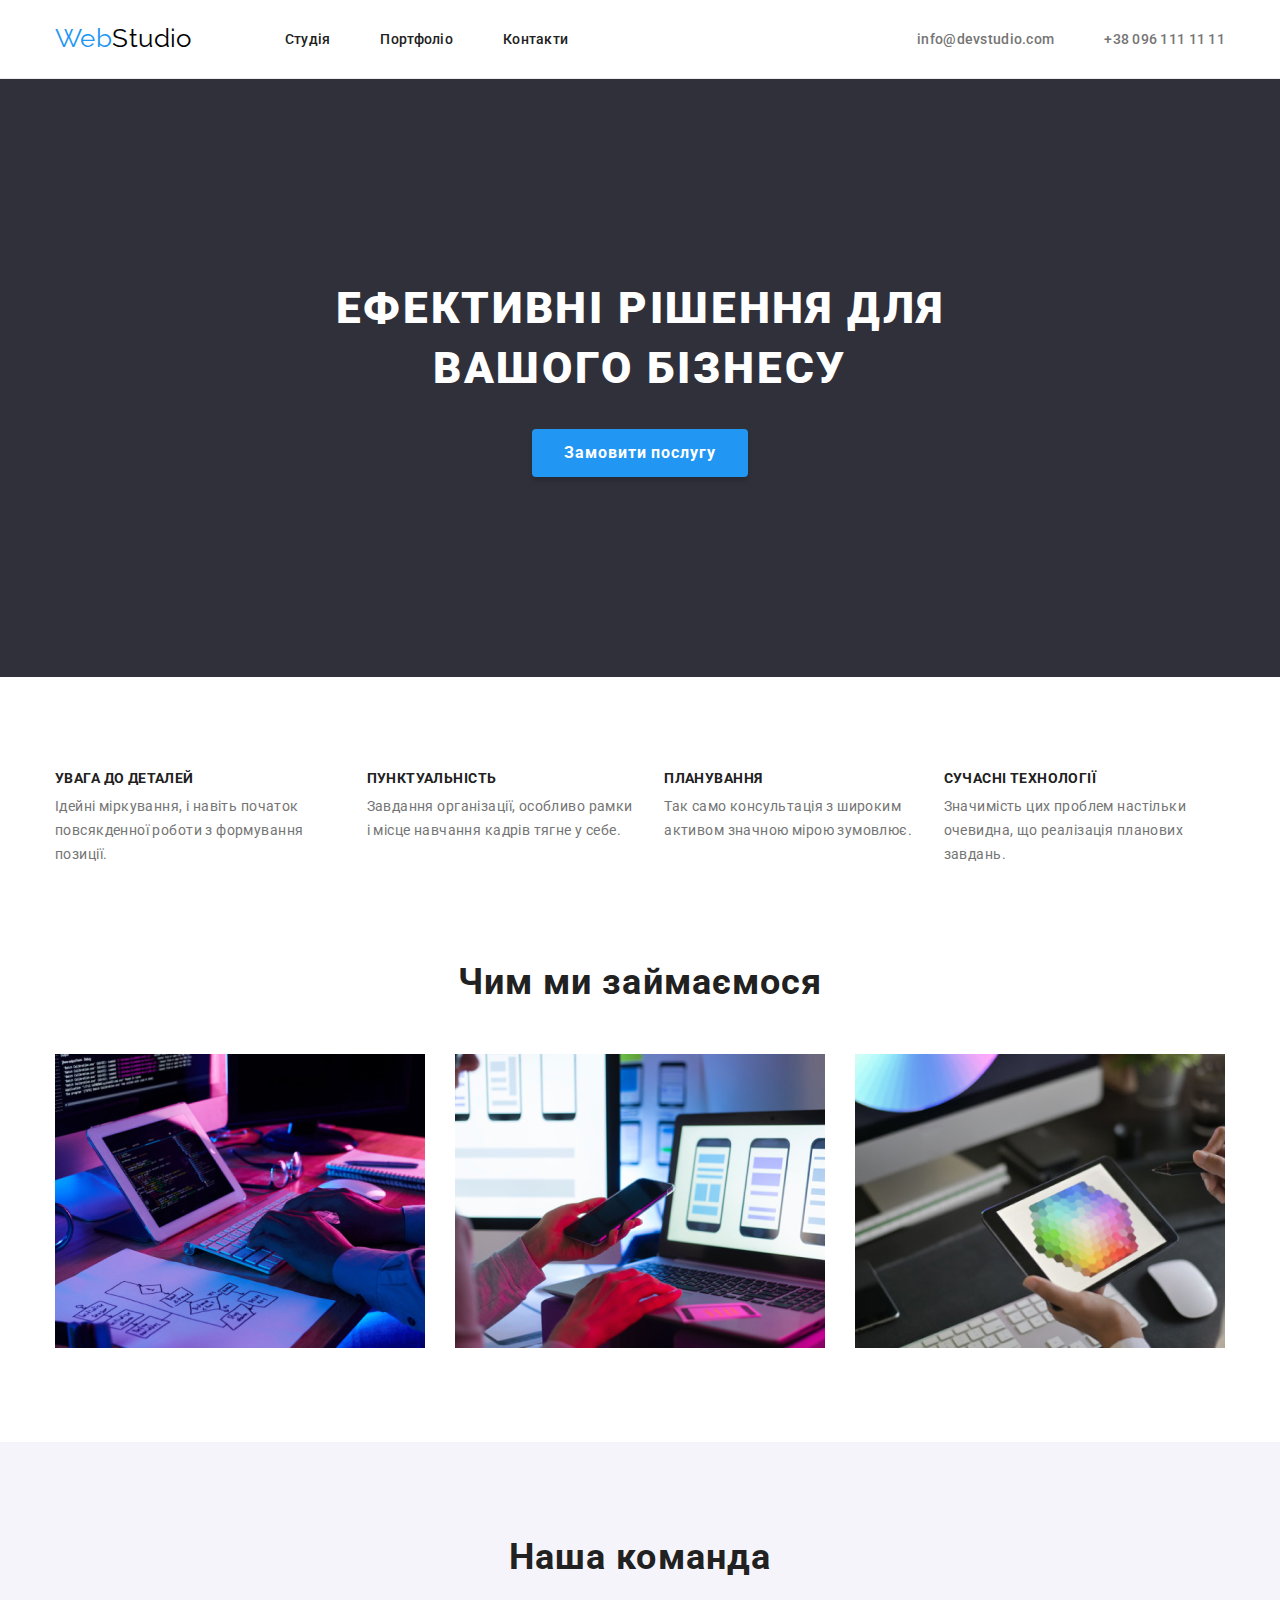
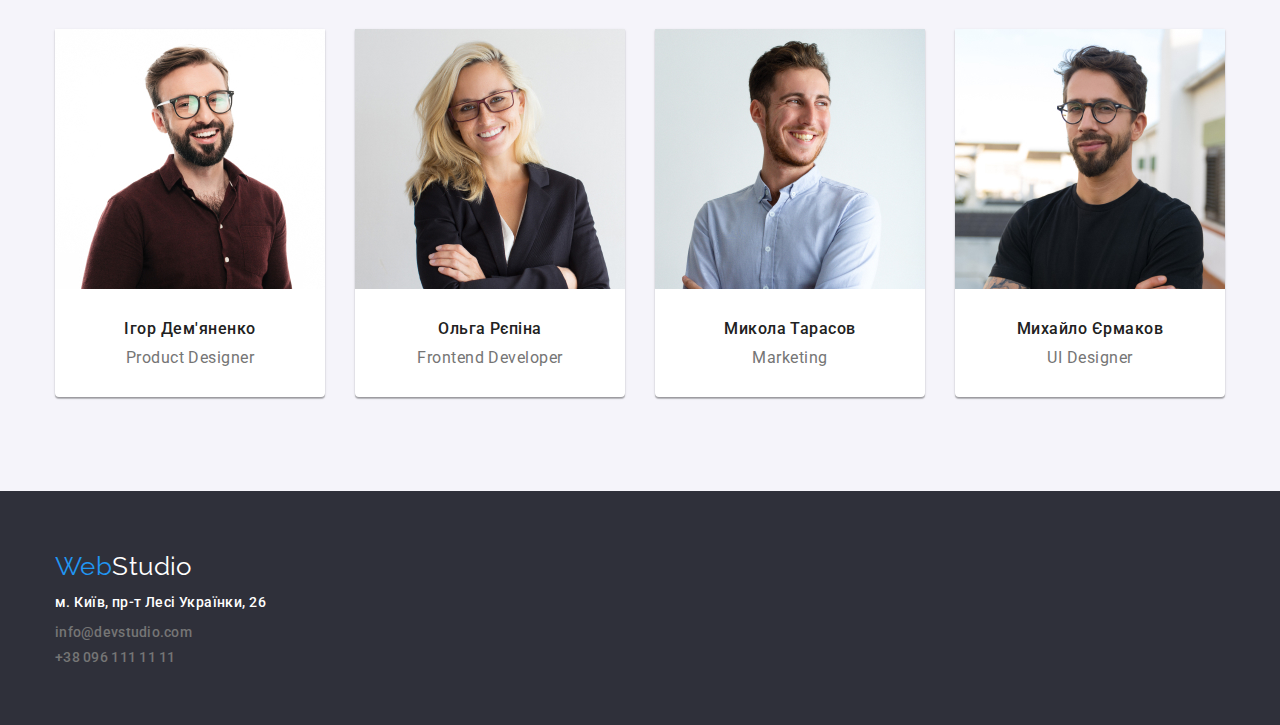
<file: index.html>
<!DOCTYPE html>
<html lang="en">
  <head>
    <meta charset="UTF-8" />
    <meta http-equiv="X-UA-Compatible" content="IE=edge" />
    <meta name="viewport" content="width=device-width, initial-scale=1.0" />
    <title>Document</title>
    <link rel="preconnect" href="https://fonts.googleapis.com" />
    <link rel="preconnect" href="https://fonts.gstatic.com" crossorigin />
    <link
      href="https://fonts.googleapis.com/css2?family=Raleway:wght@700&family=Roboto:wght@400;500;700;900&display=swap"
      rel="stylesheet"
    />
    <link
      rel="stylesheet"
      href="https://cdnjs.cloudflare.com/ajax/libs/modern-normalize/1.1.0/modern-normalize.min.css"
    />
    <link rel="stylesheet" href="./css/styles.css" />
  </head>
  <body>
    <!-- Шапка сторінки -->
    <header class="header">
      <div class="container">
        <nav class="header-container">
          <a class="logo" href="index.html"><span>Web</span>Studio</a>

          <ul class="site-nav list">
            <li><a class="link" href="index.html">Студія</a></li>
            <li><a class="link" href="portfolio.html">Портфоліо</a></li>
            <li><a class="link" href="">Контакти</a></li>
          </ul>
        </nav>
        <ul class="address-nav">
          <li class="address item">
            <a href="mailto:info@devstudio.com">info@devstudio.com</a>
          </li>
          <li class="address item">
            <a href="tel:+380961111111">+38 096 111 11 11</a>
          </li>
        </ul>
      </div>
    </header>

    <!-- Унікальний контент сторінки -->
    <main>
      <section class="hero">
        <div class="container">
          <h1 class="hero-title">Ефективні рішення для вашого бізнесу</h1>
          <button class="btn" type="button">Замовити послугу</button>
        </div>
      </section>

      <section class="feature">
        <div class="container">
          <h2 class="visually-hidden">Переваги</h2>
          <ul class="feature-list">
            <li>
              <h3 class="main-list-item">Увага до деталей</h3>
              <p class="main-list-text">
                Ідейні міркування, і навіть початок повсякденної роботи з
                формування позиції.
              </p>
            </li>
            <li>
              <h3 class="main-list-item">Пунктуальність</h3>
              <p class="main-list-text">
                Завдання організації, особливо рамки і місце навчання кадрів
                тягне у себе.
              </p>
            </li>
            <li>
              <h3 class="main-list-item">Планування</h3>
              <p class="main-list-text">
                Так само консультація з широким активом значною мірою зумовлює.
              </p>
            </li>
            <li>
              <h3 class="main-list-item">Сучасні Технології</h3>
              <p class="main-list-text">
                Значимість цих проблем настільки очевидна, що реалізація
                планових завдань.
              </p>
            </li>
          </ul>
        </div>
      </section>

      <section class="images">
        <div class="container">
          <h2 class="pictures-title">Чим ми займаємося</h2>
          <ul class="pictures">
            <li class="pictures-item">
              <img src="./images/photo1.jpg" alt="Work" width="370" />
            </li>
            <li class="pictures-item">
              <img src="./images/photo2.jpg" alt="Work" width="370" />
            </li>
            <li class="pictures-item">
              <img src="./images/photo3.jpg" alt="Work" width="370" />
            </li>
          </ul>
        </div>
      </section>

      <section class="team">
        <div class="container">
          <h2 class="team-title">Наша команда</h2>
          <ul class="team-members list">
            <li class="team-card">
              <img
                src="./images/product-designer.jpg"
                alt="Team Member #1"
                width="270"
              />
              <div class="team-description">
                <h3 class="team-member">Ігор Дем'яненко</h3>
                <p class="team-member-description">Product Designer</p>
              </div>
            </li>
            <li class="team-card">
              <img
                src="./images/frontend-developer.jpg"
                alt="Team Member #2"
                width="270"
              />
              <div class="team-description">
                <h3 class="team-member">Ольга Рєпіна</h3>
                <p class="team-member-description">Frontend Developer</p>
              </div>
            </li>
            <li class="team-card">
              <img
                src="./images/marketing.jpg"
                alt="Team Member #3"
                width="270"
              />
              <div class="team-description">
                <h3 class="team-member">Микола Тарасов</h3>
                <p class="team-member-description">Marketing</p>
              </div>
            </li>
            <li class="team-card">
              <img
                src="./images/ui-designer.jpg"
                alt="Team Member #4"
                width="270"
              />
              <div class="team-description">
                <h3 class="team-member">Михайло Єрмаков</h3>
                <p class="team-member-description">UI Designer</p>
              </div>
            </li>
          </ul>
        </div>
      </section>
    </main>

    <!-- Підвал сторінки -->
    <footer class="footer">
      <div class="container">
        <a class="footer-logo" href="index.html"><span>Web</span>Studio</a>

        <address class="footer-address">
          <ul class="list">
            <li class="address address-map">
              <a
                href="https://goo.gl/maps/eL6SmzWhfSrUjgz5A"
                target="_blank"
                rel="noreferrer noopener"
                >м. Київ, пр-т Лесі Українки, 26</a
              >
            </li>
            <li class="address footer-address">
              <a href="mailto:info@devstudio.com">info@devstudio.com</a>
            </li>
            <li class="address footer-address">
              <a href="tel:+380961111111">+38 096 111 11 11</a>
            </li>
          </ul>
        </address>
      </div>
    </footer>
  </body>
</html>
</file>
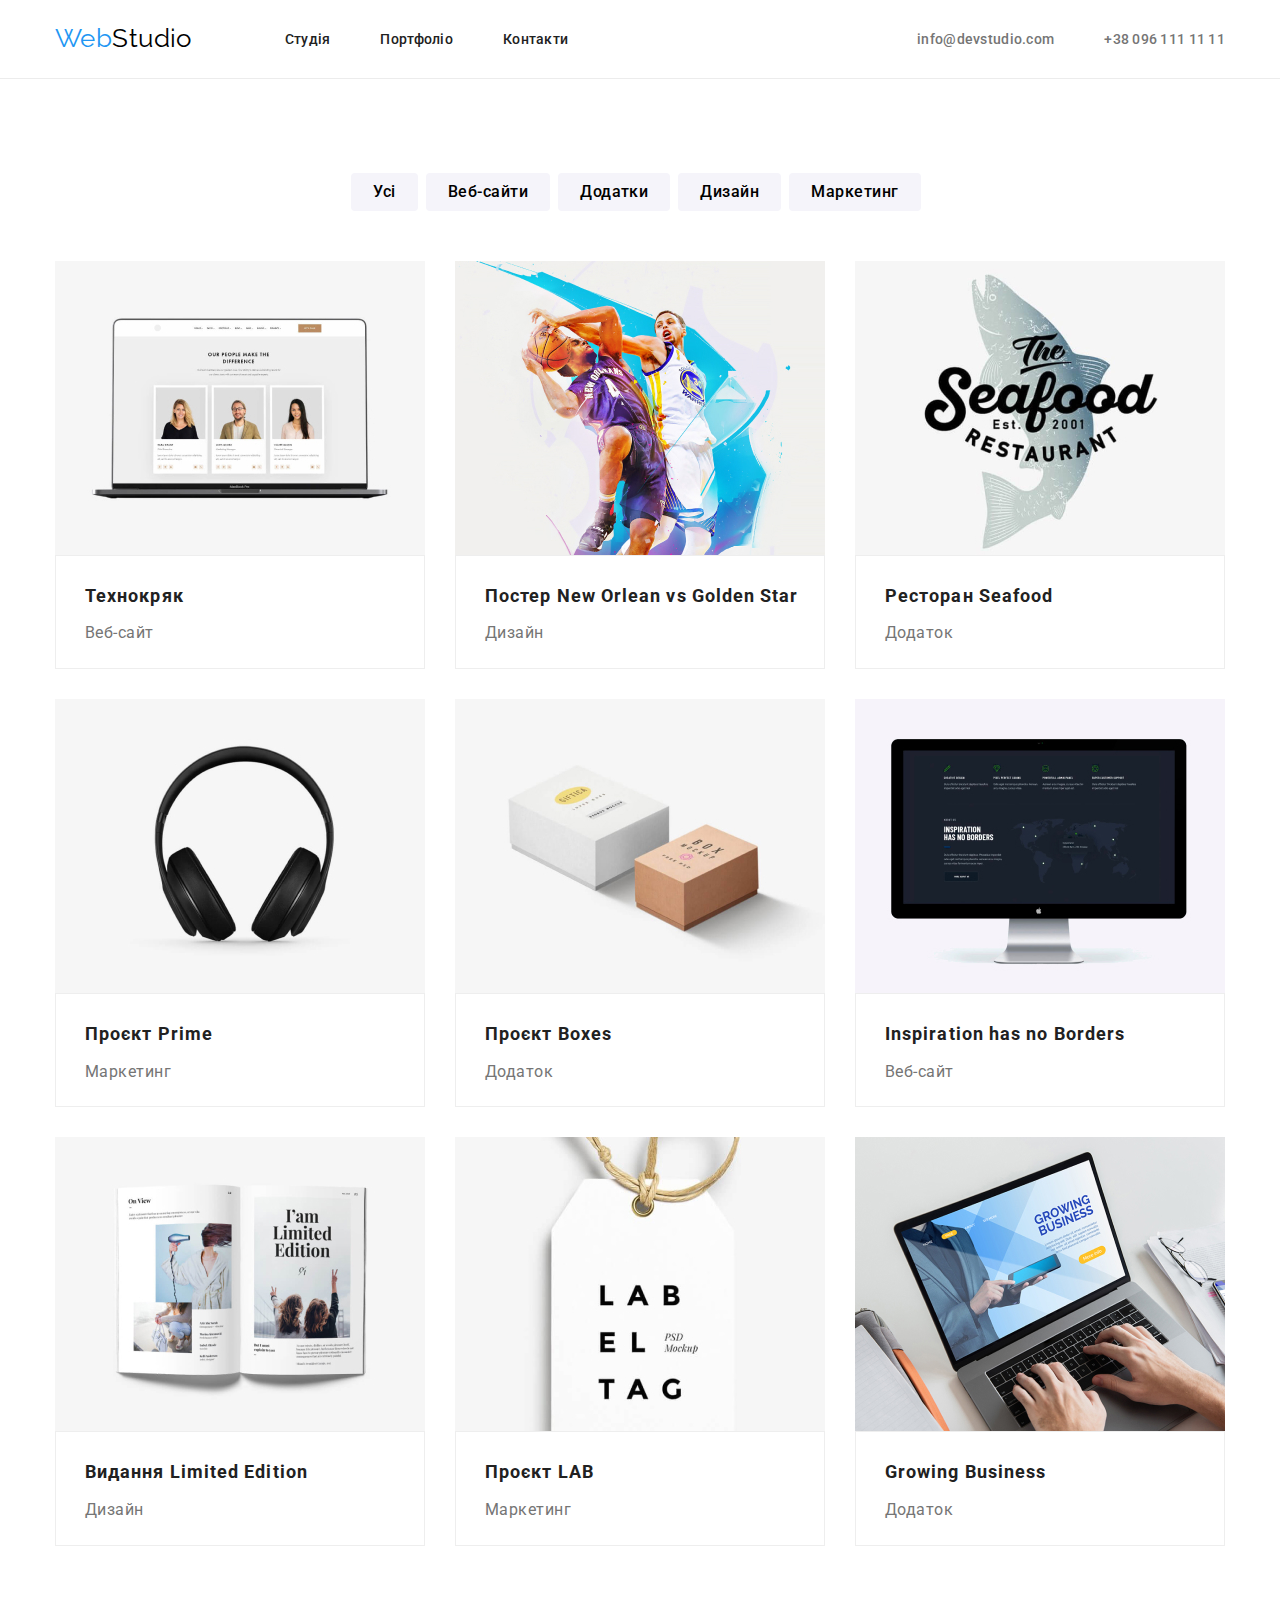
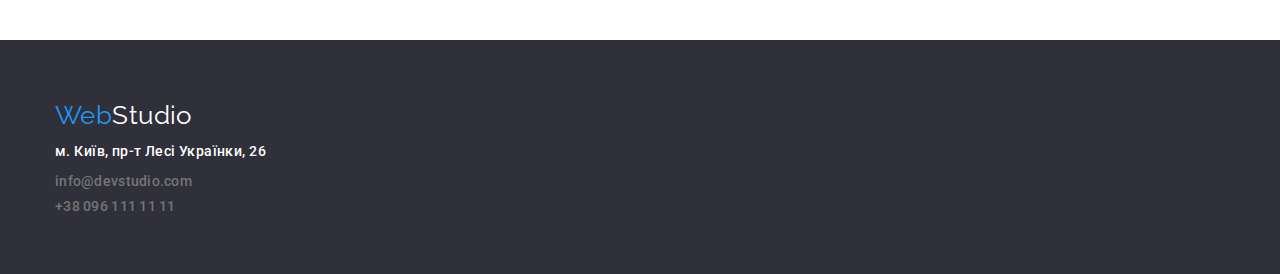
<file: portfolio.html>
<!DOCTYPE html>
<html lang="en">
  <head>
    <meta charset="UTF-8" />
    <meta http-equiv="X-UA-Compatible" content="IE=edge" />
    <meta
      name="viewport"
      content="width=
    , initial-scale=1.0"
    />
    <title>Portfolio</title>
    <link rel="preconnect" href="https://fonts.googleapis.com" />
    <link rel="preconnect" href="https://fonts.gstatic.com" crossorigin />
    <link
      href="https://fonts.googleapis.com/css2?family=Raleway:wght@700&family=Roboto:wght@400;500;700;900&display=swap"
      rel="stylesheet"
    />
    <link
      rel="stylesheet"
      href="https://cdnjs.cloudflare.com/ajax/libs/modern-normalize/1.1.0/modern-normalize.min.css"
    />
    <link rel="stylesheet" href="./css/styles.css" />
  </head>
  <body>
    <!-- Шапка сторінки -->
    <header class="header">
      <div class="container">
        <nav class="header-container">
          <a class="logo" href="index.html"><span>Web</span>Studio</a>

          <ul class="site-nav list">
            <li><a class="link" href="index.html">Студія</a></li>
            <li><a class="link" href="portfolio.html">Портфоліо</a></li>
            <li><a class="link" href="">Контакти</a></li>
          </ul>
        </nav>
        <ul class="address-nav">
          <li class="address item">
            <a href="mailto:info@devstudio.com">info@devstudio.com</a>
          </li>
          <li class="address item">
            <a href="tel:+380961111111">+38 096 111 11 11</a>
          </li>
        </ul>
      </div>
    </header>

    <!-- Портфоліо -->
    <main>
      <section>
        <div class="container">
          <h1 class="visually-hidden">Портфоліо</h1>
          <ul class="buttons-list">
            <li class="button-list">
              <button class="button" type="button">Усі</button>
            </li>
            <li class="button-list">
              <button class="button" type="button">Веб-сайти</button>
            </li>
            <li class="button-list">
              <button class="button" type="button">Додатки</button>
            </li>
            <li class="button-list">
              <button class="button" type="button">Дизайн</button>
            </li>
            <li class="button-list">
              <button class="button" type="button">Маркетинг</button>
            </li>
          </ul>

          <h2 class="visually-hidden">Проєкти</h2>
          <ul class="project-cards list">
            <li class="project-card">
              <img src="./images/project1.jpg" alt="Технокряк" />
              <div class="project-text">
                <h3 class="project-title">Технокряк</h3>
                <p class="project-description">Веб-сайт</p>
              </div>
            </li>
            <li class="project-card">
              <img
                src="./images/project2.jpg"
                alt="Постер New Orlean vs Golden Star"
              />
              <div class="project-text">
                <h3 class="project-title">Постер New Orlean vs Golden Star</h3>
                <p class="project-description">Дизайн</p>
              </div>
            </li>
            <li class="project-card">
              <img src="./images/project3.jpg" alt="Ресторан Seafood" />
              <div class="project-text">
                <h3 class="project-title">Ресторан Seafood</h3>
                <p class="project-description">Додаток</p>
              </div>
            </li>
            <li class="project-card">
              <img src="./images/project4.jpg" alt="Проєкт Prime" />
              <div class="project-text">
                <h3 class="project-title">Проєкт Prime</h3>
                <p class="project-description">Маркетинг</p>
              </div>
            </li>
            <li class="project-card">
              <img src="./images/project5.jpg" alt="Проєкт Boxes" />
              <div class="project-text">
                <h3 class="project-title">Проєкт Boxes</h3>
                <p class="project-description">Додаток</p>
              </div>
            </li>
            <li class="project-card">
              <img
                src="./images/project6.jpg"
                alt="Inspiration has no Borders"
              />
              <div class="project-text">
                <h3 class="project-title">Inspiration has no Borders</h3>
                <p class="project-description">Веб-сайт</p>
              </div>
            </li>
            <li class="project-card">
              <img src="./images/project7.jpg" alt="Видання Limited Edition" />
              <div class="project-text">
                <h3 class="project-title">Видання Limited Edition</h3>
                <p class="project-description">Дизайн</p>
              </div>
            </li>
            <li class="project-card">
              <img src="./images/project8.jpg" alt="Проєкт LAB" />
              <div class="project-text">
                <h3 class="project-title">Проєкт LAB</h3>
                <p class="project-description">Маркетинг</p>
              </div>
            </li>
            <li class="project-card">
              <img src="./images/project9.jpg" alt="Growing Business" />
              <div class="project-text">
                <h3 class="project-title">Growing Business</h3>
                <p class="project-description">Додаток</p>
              </div>
            </li>
          </ul>
        </div>
      </section>
    </main>

    <!-- Підвал сторінки -->
    <footer class="footer">
      <div class="container">
        <a class="footer-logo" href="index.html"><span>Web</span>Studio</a>

        <address class="footer-address">
          <ul class="list">
            <li class="address address-map">
              <a
                href="https://goo.gl/maps/eL6SmzWhfSrUjgz5A"
                target="_blank"
                rel="noreferrer noopener"
                >м. Київ, пр-т Лесі Українки, 26</a
              >
            </li>
            <li class="address footer-address">
              <a href="mailto:info@devstudio.com">info@devstudio.com</a>
            </li>
            <li class="address footer-address">
              <a href="tel:+380961111111">+38 096 111 11 11</a>
            </li>
          </ul>
        </address>
      </div>
    </footer>
  </body>
</html>
</file>
<file: css/styles.css>
:root {
  --title-text-color: #ffffff;
  --primary-text-color: #757575;
  --accent-color: #2196f3;
  --btn-accent-color: #188ce8;
  --logo-color: #000000;
  --main-background-color: #ffffff;
  --hero-background-color: #2f303a;
  --link-color: #212121;
  --team-background-color: #f5f4fa;
  --button-background-color: #eeeeee;
  --header-shadow-line: #ececec;
}

html {
  box-sizing: border-box;
}

*,
*::before,
*::after {
  box-sizing: inherit;
}

body {
  font-family: "Roboto", "Raleway", "sans-serif";
  background-color: var(--main-background-color);
  font-size: 14px;
  letter-spacing: 0.03em;
  color: var(--primary-text-color);
}

li {
  list-style: none;
  padding-left: 0;
  margin: 0;
}

h1,
h2,
h3,
p {
  margin: 0;
}

img {
  display: block;
  max-width: 100%;
  height: auto;
}

button {
  display: block;
  cursor: pointer;
  border: none;
  border-radius: 4px;
}

section {
  padding-top: 94px;
  padding-bottom: 94px;
}

.container {
  margin: 0 auto;
  padding: 0 15px;
  width: 1200px;
}

.link {
  text-decoration: none;
  color: inherit;
}

.header {
  border-bottom: 1px solid var(--header-shadow-line);
}

.header .container {
  display: flex;
  align-items: center;
}

.header-container {
  display: flex;
  align-items: center;
}

/*Logo*/
.logo {
  font-family: "Raleway";
  font-size: 26px;
  line-height: 1.2;
  color: var(--logo-color);
  text-decoration: none;
}

.logo span {
  color: var(--accent-color);
}

/*Navigation*/
.list {
  padding: 0;
  margin: 0;
}

.site-nav {
  display: flex;
  margin: 0;
  margin-left: 93px;
}

.site-nav li {
  margin-right: 50px;
}

.site-nav .link:last-child {
  margin-right: 0;
}

.site-nav:not:(:last-child) {
  margin-right: 0;
}

.link {
  display: block;
  padding-top: 32px;
  padding-bottom: 32px;
  color: var(--link-color);
  text-decoration: none;
  font-size: 14px;
  font-weight: 500;
  line-height: 1;
  letter-spacing: 0.02em;
}

.link:hover {
  color: var(--accent-color);
}

.address-nav {
  display: flex;
  align-items: center;
  margin: 0;
  padding: 0;
  margin-left: auto;
}

.address-nav .item + .item {
  margin-left: 50px;
}

.address a {
  font-style: normal;
  color: var(--primary-text-color);
  text-decoration: none;
  font-weight: 500;
  font-size: 14px;
  line-height: 16px;
  letter-spacing: 0.02em;
}

.address:hover a {
  color: var(--accent-color);
}

/*Header*/
.hero-container {
  display: block;
  align-items: center;
}
.hero {
  background-color: var(--hero-background-color);
  padding: 200px 0;
  text-align: center;
}

.hero-title {
  text-align: center;
  color: var(--title-text-color);
  font-weight: 900;
  font-size: 44px;
  line-height: 1.36;
  letter-spacing: 0.06em;
  text-transform: uppercase;
  width: 696px;
  margin: 0 auto;
  margin-bottom: 30px;
}

.btn {
  background-color: var(--accent-color);
  color: var(--title-text-color);
  box-shadow: 0px 4px 4px rgba(0, 0, 0, 0.15);

  font-size: 16px;
  font-weight: 700;
  line-height: 1.8;
  letter-spacing: 0.06em;

  padding: 10px 32px;
  margin: 0 auto;
  text-align: center;
}

.button:hover,
.button:focus {
  box-shadow: 0px 3px 1px rgba(0, 0, 0, 0.1), 0px 1px 2px rgba(0, 0, 0, 0.08),
    0px 2px 2px rgba(0, 0, 0, 0.12);
}

.btn,
.button {
  cursor: pointer;
  font-family: inherit;
  border-radius: 4px;
  border: var(--accent-color);
}

.btn:hover,
.btn:focus {
  background-color: var(--btn-accent-color);
}

.visually-hidden {
  position: absolute;
  width: 1px;
  height: 1px;
  margin: -1px;
  border: 0;
  padding: 0;
  white-space: nowrap;
  clip-path: inset(100%);
  clip: rect(0 0 0 0);
  overflow: hidden;
}

/*Advantages*/
.feature {
  padding: 94px 0;
}
.feature-list {
  display: flex;
  padding: 0;
  margin: 0;
  column-gap: 30px;
}

.main-list-item {
  font-weight: 700;
  font-size: 14px;
  line-height: 1;
  letter-spacing: 0.03em;
  text-transform: uppercase;
  color: var(--link-color);
  margin: 0;
  margin-bottom: 10px;
}

.main-list-text {
  font-size: 14px;
  line-height: 1.7;
  letter-spacing: 0.03em;
  color: var(--primary-text-color);
  margin: 0;
}

/* Pictures */
.images {
  padding-top: 0;
}

.images-container {
  display: block;
  text-align: center;
  width: 1200px;
  padding-bottom: 94px;
  margin: 0 auto;
  padding: 0 auto;
}

.pictures {
  display: flex;
  padding: 0;
  margin: 0;
}

.pictures-item:not(:last-child) {
  margin-right: 30px;
}

.pictures-title {
  color: var(--link-color);
  text-align: center;
  font-weight: 700;
  font-size: 36px;
  line-height: 1.19;
  letter-spacing: 0.03em;
  margin: 0;
  margin-bottom: 50px;
}

/*Team*/
.team {
  background-color: var(--team-background-color);
}

.team-members {
  display: flex;
}

.team-card {
  margin-right: 30px;
  background-color: var(--main-background-color);
  box-shadow: 0px 1px 3px rgba(0, 0, 0, 0.12), 0px 1px 1px rgba(0, 0, 0, 0.14),
    0px 2px 1px rgba(0, 0, 0, 0.2);
  border-radius: 0px 0px 4px 4px;
}

.team-card:last-child {
  margin-right: 0;
}

.team-member,
.team-member-description {
  display: block;
  text-align: center;
}

.team-title {
  color: var(--link-color);
  text-align: center;
  font-weight: 700;
  font-size: 36px;
  line-height: 1.19;
  margin-bottom: 50px;
  letter-spacing: 0.03em;
}

.team-description {
  padding-top: 30px;
  padding-bottom: 30px;
  text-align: center;
}

.team-member {
  color: var(--link-color);
  font-weight: 500;
  font-size: 16px;
  line-height: 1.2;
  letter-spacing: 0.03em;
  margin-bottom: 10px;
}

.team-member-description {
  color: var(--primary-text-color);
  font-weight: 400;
  font-size: 16px;
  line-height: 1.2;
  letter-spacing: 0.03em;
}

/*Footer*/
.footer {
  background-color: var(--hero-background-color);
  padding-top: 60px;
  padding-bottom: 60px;
}

.footer-logo {
  font-family: "Raleway";
  font-size: 26px;
  line-height: 1.2;
  color: var(--title-text-color);
  text-decoration: none;
}

.footer-logo span {
  color: var(--accent-color);
}

.footer-address {
  margin-top: 20px;
}

.address-map a {
  color: var(--title-text-color);
  text-decoration: none;
  font-style: normal;
  font-size: 14px;
  line-height: 1.7;
  letter-spacing: 0.03em;
}

.address-map:hover a {
  color: var(--accent-color);
}

.footer-address {
  font-style: normal;
  margin-top: 9px;
}

/*Buttons*/
.button {
  background-color: var(--team-background-color);
  color: var(--logo-color);
  font-size: 16px;
  font-weight: 500;
  line-height: 1.6;
  letter-spacing: 0.03em;
  padding: 6px 22px;
}

.buttons-list {
  display: flex;
  margin: 0;
  justify-content: center;
  margin-bottom: 50px;
  padding: 0;
}

.button-list {
  padding-right: 8px;
}

.button:hover,
.button:focus {
  background-color: var(--accent-color);
  color: var(--title-text-color);
}

.project-cards {
  display: flex;
  flex-wrap: wrap;
  padding: 0;
  margin: 0;
  margin-right: -30px;
  margin-bottom: -30px;
}

.project-card {
  width: 370px;
  margin-right: 30px;
  margin-bottom: 30px;
}

.project-title {
  font-weight: 700;
  font-size: 18px;
  line-height: 2.2;
  letter-spacing: 0.06em;
  color: var(--link-color);
  margin-bottom: 4px;
}

.project-description {
  color: var(--primary-text-color);
  font-size: 16px;
  line-height: 1.8;
  letter-spacing: 0.03em;
}

.project-title,
.project-description {
  padding-left: 24px;
}

.project-text {
  /* margin-top: 20px;
  margin-bottom: 20px; */
  padding: 20px 5px;
  border: 1px solid var(--button-background-color);
}
</file>
